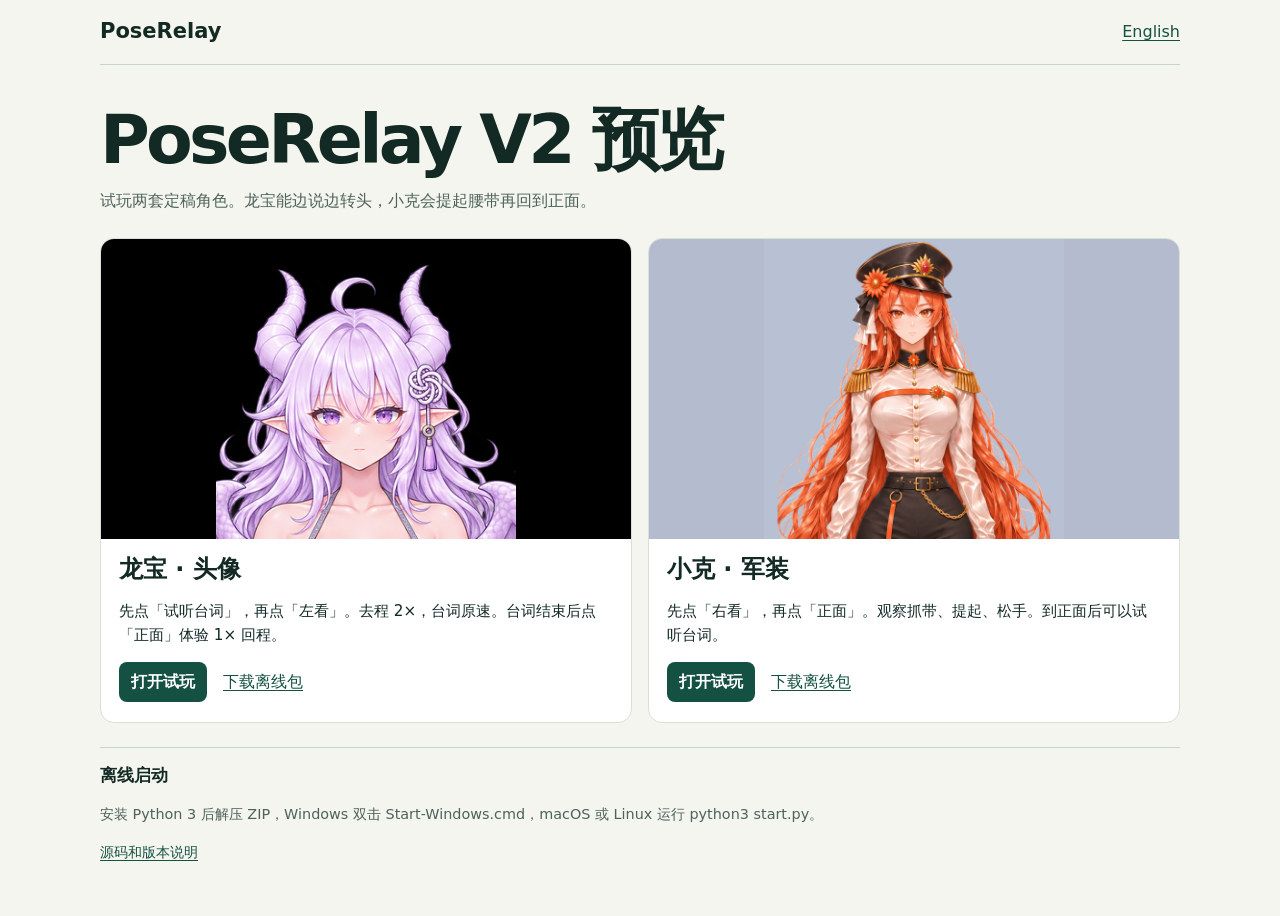
<file: index.html>
<!doctype html>
<html lang="zh-CN">
<meta charset="utf-8">
<meta name="viewport" content="width=device-width, initial-scale=1">
<meta http-equiv="refresh" content="0; url=preview-v2/">
<title>PoseRelay V2</title>
<p><a href="preview-v2/">V2 预览</a> · <a href="preview-v2/en.html" lang="en">V2 Preview in English</a></p>
</html>
</file>
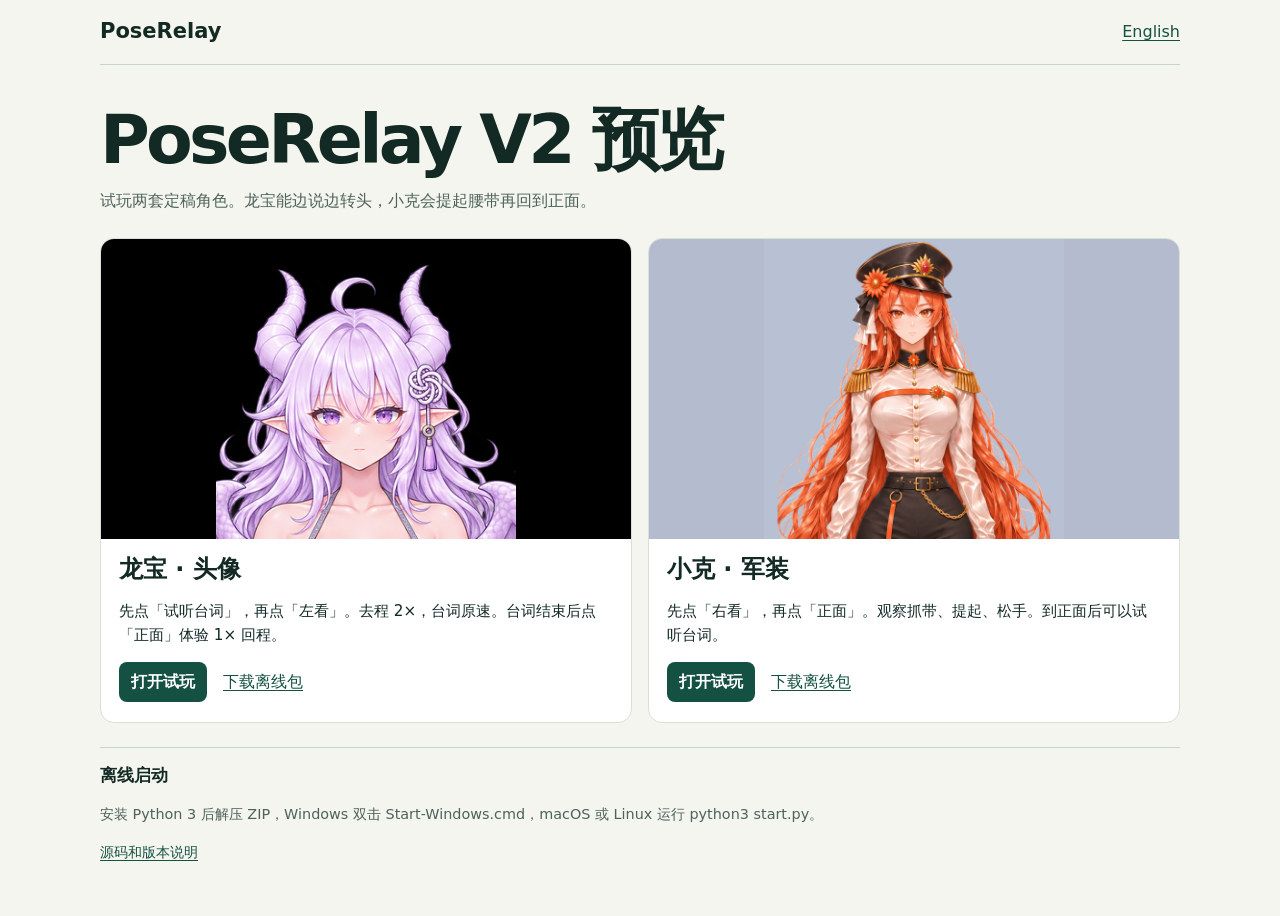
<file: preview-v2/index.html>
<!doctype html>
<html lang="zh-CN"><meta charset="utf-8"><meta name="viewport" content="width=device-width,initial-scale=1">
<title>PoseRelay V2 预览</title><style>*{box-sizing:border-box}body{margin:0;color:#132924;background:#f4f5ef;font:16px/1.6 "DM Sans","Microsoft YaHei",system-ui,sans-serif}main,header{width:min(1080px,calc(100% - 32px));margin:auto}header{height:65px;display:flex;align-items:center;justify-content:space-between;border-bottom:1px solid #c7d4cb}header strong{font-size:21px}a{color:#155142;text-underline-offset:3px}main{padding:39px 0 52px}h1{margin:0 0 6px;font-size:clamp(2.3rem,6vw,4.25rem);letter-spacing:-.055em;line-height:1.06}main>p{max-width:670px;margin:12px 0 24px;color:#4d6258}.grid{display:grid;grid-template-columns:1fr 1fr;gap:16px}article{background:#fff;border:1px solid #d8e0d7;border-radius:14px;overflow:hidden}article img{display:block;width:100%;height:300px;object-fit:contain;background:#000}article:nth-child(2) img{background:#b4bbce}.details{padding:16px 18px 20px}.details h2{line-height:1.2;margin:0}.details p{font-size:.95rem;min-height:3rem}.actions{display:flex;flex-wrap:wrap;align-items:center;gap:9px 16px}.primary{display:inline-block;text-decoration:none;background:#155142;color:#fff;border-radius:8px;padding:7px 12px;font-weight:650}.offline{margin-top:24px;border-top:1px solid #c7d4cb;padding-top:14px;color:#4d6258;font-size:.9rem}.offline h2{font-size:1.05rem;color:#132924;margin:0}@media(max-width:600px){.grid{grid-template-columns:1fr}main{padding-top:26px}article img{height:234px}.details p{min-height:0}.details{padding:13px 15px}}</style>
<header><strong>PoseRelay</strong><a href="./en.html">English</a></header>
<main><h1>PoseRelay V2 预览</h1><p>试玩两套定稿角色。龙宝能边说边转头，小克会提起腰带再回到正面。</p><section class="grid"><article><img src="./dragon/assets/poses/3571e9464e1444192c4a8927c004340c678ecac3fc53c468c3a4c7c0b31e7589.png" alt="龙宝 · 头像"><div class="details"><h2>龙宝 · 头像</h2><p>先点「试听台词」，再点「左看」。去程 2×，台词原速。台词结束后点「正面」体验 1× 回程。</p><div class="actions"><a class="primary" href="./dragon/">打开试玩</a><a href="https://github.com/li1fang/PoseRelay/releases/download/v0.2.0-preview.1/PoseRelay-Dragon-Avatar.zip">下载离线包</a></div></div></article><article><img src="./claude/assets/poses/cdc80b7404faef0094ec2bb05f21dc1cf81a012f1025f8c40d8099a94f99d94e.png" alt="小克 · 军装"><div class="details"><h2>小克 · 军装</h2><p>先点「右看」，再点「正面」。观察抓带、提起、松手。到正面后可以试听台词。</p><div class="actions"><a class="primary" href="./claude/">打开试玩</a><a href="https://github.com/li1fang/PoseRelay/releases/download/v0.2.0-preview.1/PoseRelay-Claude-Uniform.zip">下载离线包</a></div></div></article></section>
<section class="offline"><h2>离线启动</h2><p>安装 Python 3 后解压 ZIP，Windows 双击 Start-Windows.cmd，macOS 或 Linux 运行 python3 start.py。</p><a href="https://github.com/li1fang/PoseRelay/releases/tag/v0.2.0-preview.1">源码和版本说明</a></section>
</main></html>
</file>
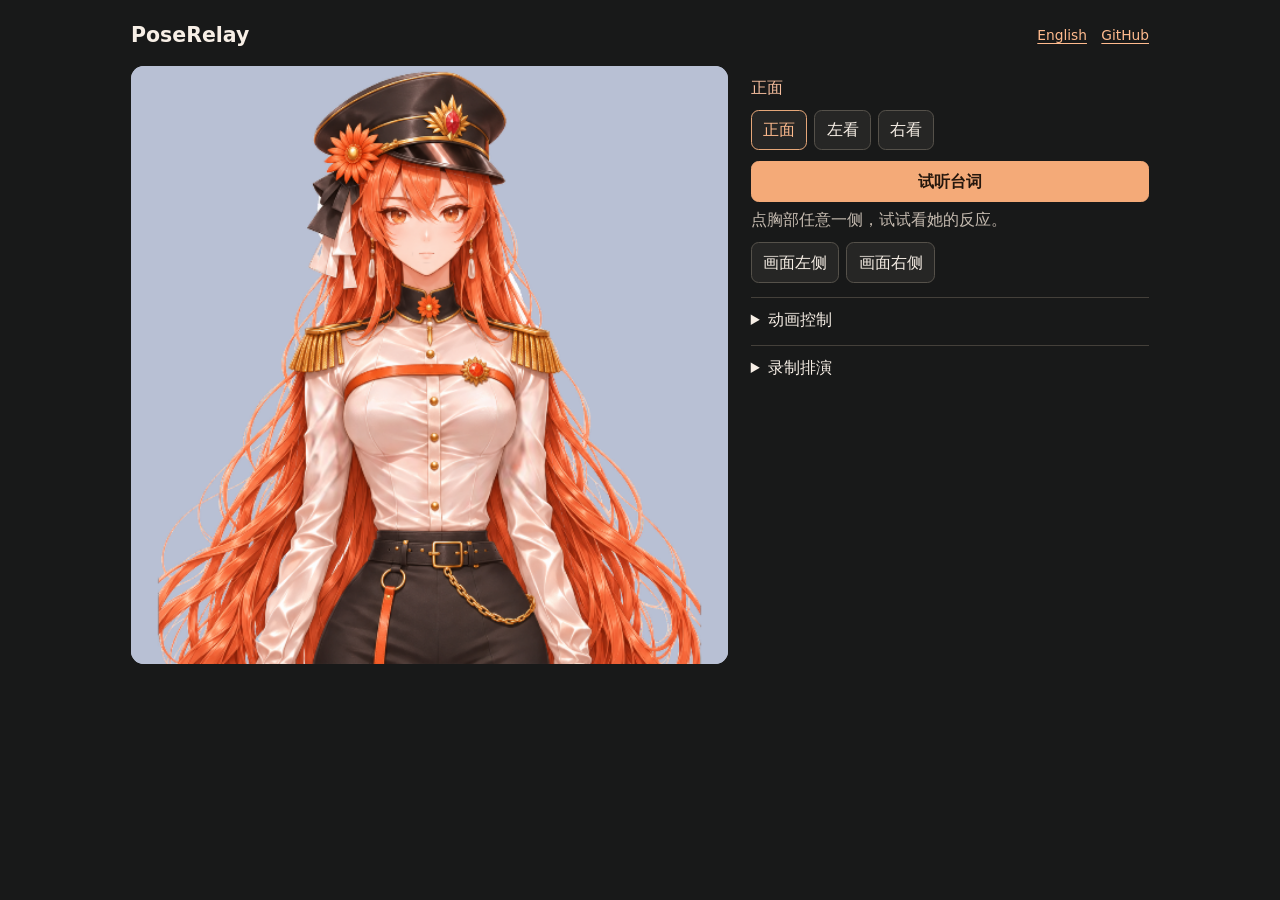
<file: examples/claude/index.html>
<!doctype html>
<html lang="zh-CN">
<meta charset="utf-8">
<meta name="viewport" content="width=device-width, initial-scale=1">
<meta name="color-scheme" content="dark">
<title>PoseRelay</title>
<style>
  :root { color-scheme: dark; font: 16px/1.45 system-ui, sans-serif; background: #181919; color: #f7efe6; }
  * { box-sizing: border-box; }
  body { margin: 0; }
  main { max-width: 1050px; margin: auto; padding: 1.3rem 1rem 2rem; }
  header { display: flex; justify-content: space-between; align-items: center; margin-bottom: 1rem; }
  h1 { margin: 0; font-size: 1.28rem; font-weight: 650; }
  a { color: #ffbb8e; text-underline-offset: .2em; }
  .links { display: flex; gap: .9rem; font-size: .86rem; }
  .layout { display: grid; grid-template-columns: minmax(0, 3fr) minmax(0, 2fr); gap: 1.4rem; align-items: start; }
  .panel { min-width: 0; }
  canvas { display: block; width: 100%; height: auto; background: #b8c0d4; border-radius: .8rem; }
  nav, .controls { display: flex; align-items: center; flex-wrap: wrap; gap: .45rem; margin: .65rem 0; }
  button, input, select { font: inherit; }
  button, select { min-height: 2.55rem; padding: .35rem .7rem; border-radius: .48rem; border: 1px solid #55514a; background: #262625; color: inherit; }
  button:not(:disabled), summary { cursor: pointer; }
  button:disabled, input:disabled, select:disabled { opacity: .55; }
  button[aria-pressed="true"] { border-color: #e6a779; color: #ffbb8e; }
  #voice { width: 100%; background: #f4aa78; color: #25170d; border-color: #f4aa78; font-weight: 700; }
  #cancel[hidden] { display: none; }
  :focus-visible { outline: 2px solid #ffbb8e; outline-offset: 3px; }
  #status { display: block; color: #f5be9e; margin: .6rem 0 .2rem; min-height: 1.45em; }
  p { color: #c5bbb0; margin: .4rem 0 .7rem; }
  details { border-top: 1px solid #44403a; margin-top: .85rem; padding-top: .65rem; }
  label { font-size: .9rem; }
  .timing { width: 5rem; }
  .files { display: grid; gap: .55rem; }
  .files label { display: grid; gap: .2rem; }
  input[type=file] { max-width: 100%; }
  #record-status { color: #f5be9e; display: block; }
  @media (max-width: 680px) {
    main { padding: .7rem .75rem 1.4rem; }
    header { margin-bottom: .6rem; }
    .layout { grid-template-columns: minmax(0, 1fr); gap: .15rem; }
  }
</style>
<main>
  <header>
    <h1>PoseRelay</h1>
    <div class="links"><a id="language" href="?lang=en">English</a><a href="https://github.com/li1fang/PoseRelay">GitHub</a></div>
  </header>
  <div class="layout">
    <canvas id="figure" width="512" height="512" aria-label="小克三姿态" aria-describedby="touch-help"></canvas>
    <div class="panel">
      <output id="status" aria-live="polite" data-en="Loading">载入中</output>
      <nav aria-label="姿态">
        <button data-pose="D" data-en="Front" disabled>正面</button>
        <button data-pose="A" data-en="Look left" disabled>左看</button>
        <button data-pose="B" data-en="Look right" disabled>右看</button>
        <button id="cancel" data-en="Cancel turn" disabled hidden>取消转场</button>
      </nav>
      <button id="voice" data-en="Play a line" disabled>试听台词</button>
      <p id="touch-help" data-en="Tap either side of the chest to try a reaction.">点胸部任意一侧，试试看她的反应。</p>
      <div class="controls">
        <button data-hit="right" data-en="Screen left" disabled>画面左侧</button>
        <button data-hit="left" data-en="Screen right" disabled>画面右侧</button>
      </div>
      <details>
        <summary data-en="Animation controls">动画控制</summary>
        <div class="controls">
          <button id="blink" data-en="Blink" disabled>眨眼</button>
          <label><span data-en="Breathing">呼吸</span> <select id="breath" disabled><option value="auto" data-en="Auto">自动</option><option value="low" data-en="Low">低</option><option value="medium" data-en="Medium">中</option><option value="high" data-en="High">高</option></select></label>
          <label><span data-en="Impact">受击</span> <select id="impact" disabled><option value="low" data-en="Light">轻</option><option value="medium" data-en="Medium">中</option><option value="high" data-en="Heavy">重</option></select></label>
          <button id="hit" data-en="Trigger impact" disabled>触发受击</button>
        </div>
        <div class="controls">
          <label><span data-en="Blink duration (ms)">眨眼时长（毫秒）</span> <input class="timing" id="duration" type="number" min="100" max="700" step="10" value="260" disabled></label>
          <label><span data-en="Blink interval (ms)">眨眼间隔（毫秒）</span> <input class="timing" id="interval" type="number" min="500" max="12000" step="100" value="4100" disabled></label>
          <button id="blink-auto" data-en="Reset auto blink" disabled>恢复自动眨眼</button>
        </div>
      </details>
      <details>
        <summary data-en="Record a rehearsal">录制排演</summary>
        <p data-en="Load three WAV files for front, right and front again. The turn clips play between the lines.">依次选择正面、右看、回正三段 WAV。播放器在台词之间插入转场。</p>
        <div class="files">
          <label><span data-en="Opening · front">开场 · 正面</span><input type="file" name="line" accept=".wav,audio/wav" disabled></label>
          <label><span data-en="Middle · look right">中段 · 右看</span><input type="file" name="line" accept=".wav,audio/wav" disabled></label>
          <label><span data-en="Closing · front">收尾 · 正面</span><input type="file" name="line" accept=".wav,audio/wav" disabled></label>
        </div>
        <div class="controls">
          <button id="rehearse" data-en="Rehearse" disabled>排演</button>
          <button id="record" data-en="Record and download" disabled>录制并下载</button>
          <a id="download" data-en="Download again" hidden>重新下载</a>
        </div>
        <output id="record-status" aria-live="polite"></output>
      </details>
    </div>
  </div>
</main>
<script type="module" src="stage.mjs"></script>
</html>
</file>
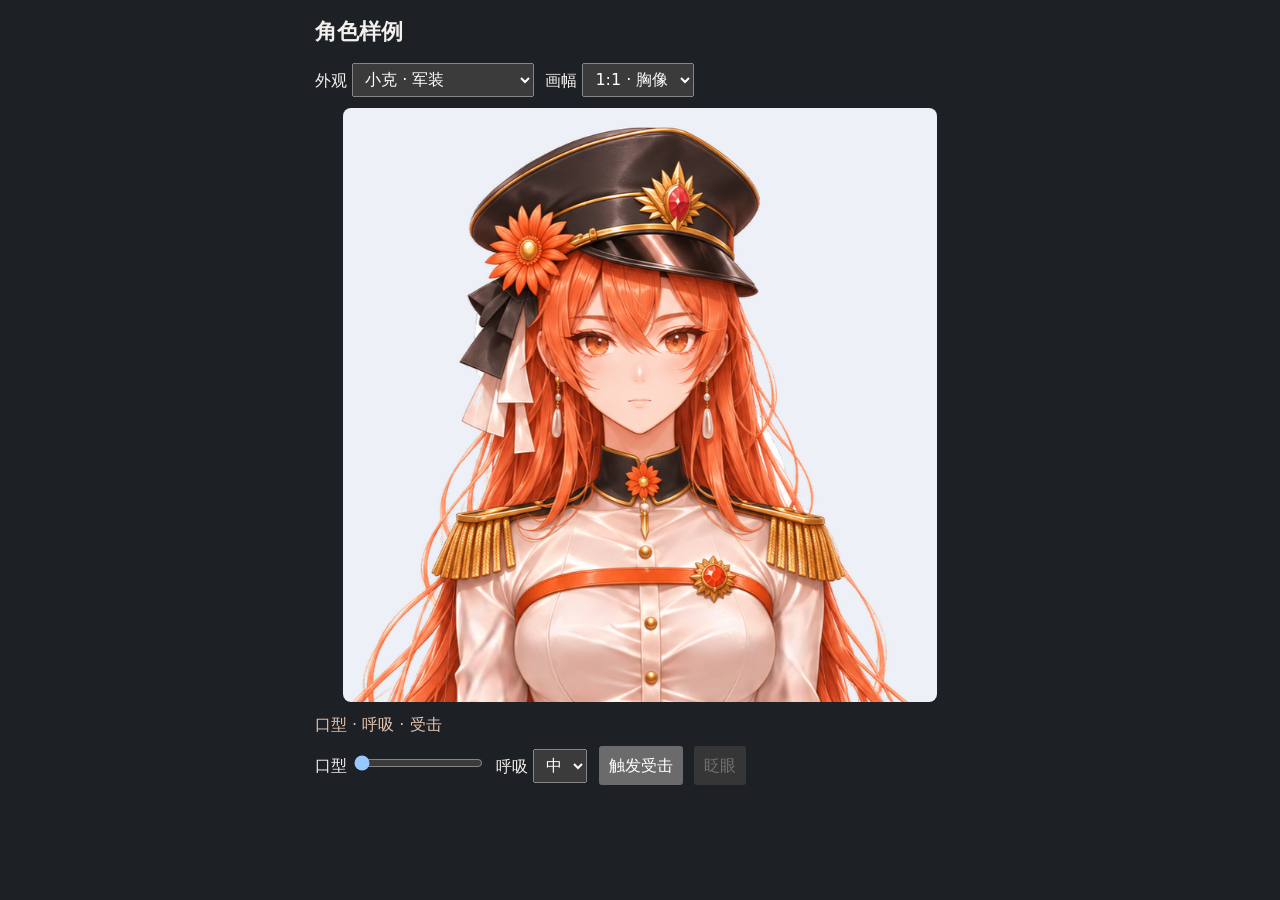
<file: examples/portraits/index.html>
<!doctype html>
<html lang="zh-CN">
<meta charset="utf-8">
<meta name="viewport" content="width=device-width, initial-scale=1">
<title>称重食堂 v1 · 角色样例</title>
<style>
  :root { color-scheme: dark; font: 16px/1.5 system-ui,sans-serif; background: #1d2025; color: #f4f1ed; }
  main { width: min(94vw, 650px); margin: 1rem auto 2rem; }
  h1 { font-size: 1.35rem; }
  #portrait { margin: .7rem 0; min-height: 4rem; display: grid; justify-items: center; }
  canvas { display: block; max-width: 100%; max-height: 66dvh; width: auto; height: auto; border-radius: .5rem; }
  .controls { display: flex; align-items: center; flex-wrap: wrap; gap: .7rem; margin-block: .55rem; }
  button, select, input { font: inherit; }
  button, select { padding: .35rem .5rem; }
  #status { color: #e6c4ae; }
</style>
<main>
  <h1>角色样例</h1>
  <div class="controls">
    <label>外观 <select id="look"></select></label>
    <label>画幅 <select id="aspect"></select></label>
  </div>
  <div id="portrait" aria-label="角色预览"></div>
  <output id="status" aria-live="polite">载入中</output>
  <div class="controls">
    <label>口型 <input id="mouth" type="range" min="0" max="12" value="0"></label>
    <label>呼吸 <select id="breath"><option value="low">低</option><option value="medium" selected>中</option><option value="high">高</option></select></label>
    <button id="hit">触发受击</button>
    <button id="blink">眨眼</button>
  </div>
</main>
<script type="module" src="gallery.mjs"></script>
</html>
</file>
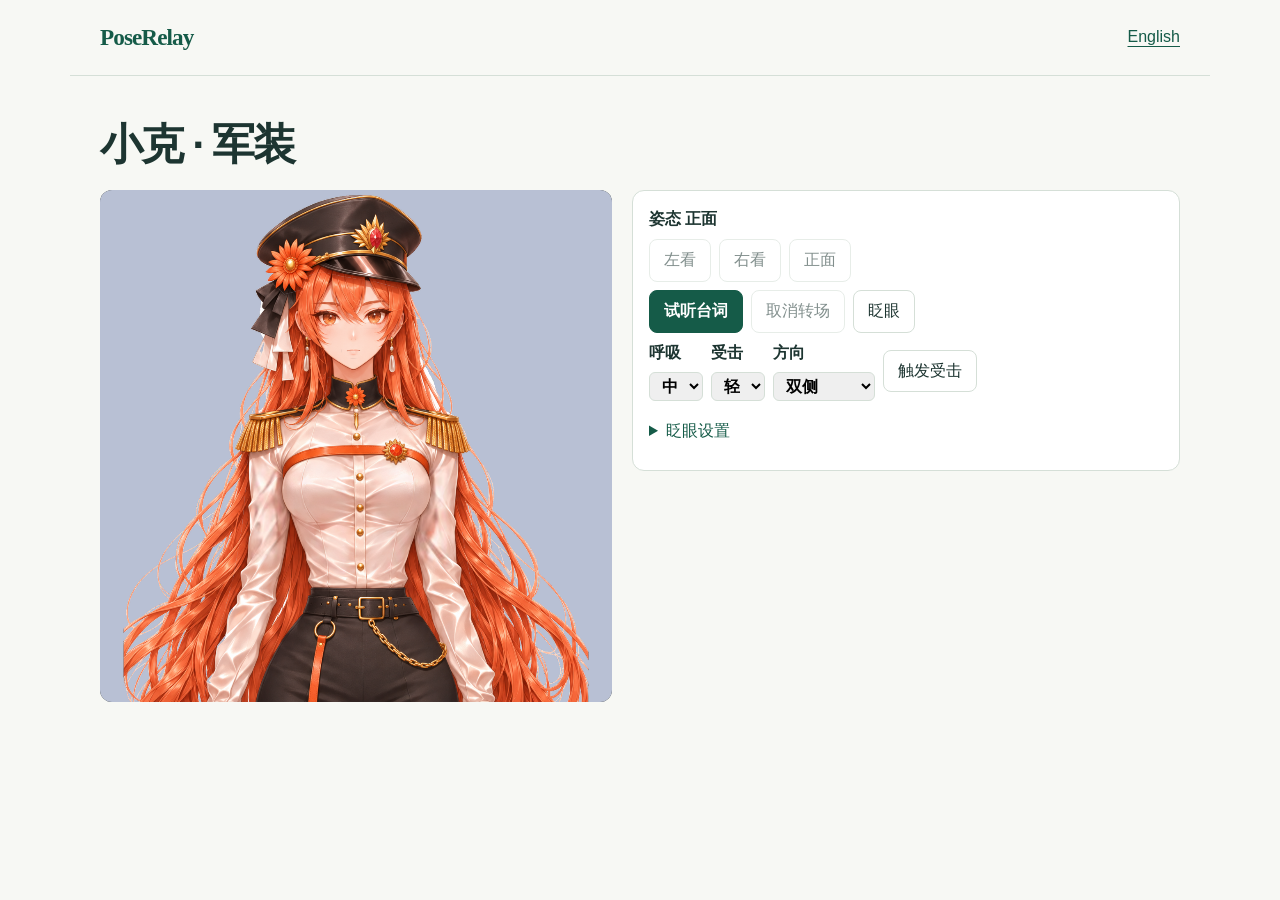
<file: preview-v2/claude/index.html>
<!doctype html>
<html lang="zh-CN" data-standalone>
<meta charset="utf-8">
<meta name="viewport" content="width=device-width, initial-scale=1">
<title>PoseRelay · 项目实播</title>
<link rel="stylesheet" href="./style.css">
<header><a class="brand" href="./">PoseRelay</a><a href="./en.html" lang="en">English</a></header>
<main class="project-player">
  <section aria-labelledby="player-title">
    <h1 id="player-title">项目实播</h1>
    <div class="player-workspace">
      <canvas id="figure" width="512" height="512" aria-label="角色实播"></canvas>
      <div class="player-controls">
        <output id="status" aria-live="polite">正在载入角色</output>
        <p id="pending"></p>
        <nav id="poses" aria-label="选择姿态"></nav>
        <div class="actions">
          <button id="voice" class="primary" disabled>试听台词</button>
          <button id="cancel" disabled>取消转场</button>
          <button id="blink" disabled>眨眼</button>
        </div>
        <p id="speech-hint" class="hint"></p>
        <div class="actions">
          <label>呼吸 <select id="breath" disabled><option value="low">低</option><option value="medium" selected>中</option><option value="high">高</option></select></label>
          <label>受击 <select id="impact" disabled><option value="low">轻</option><option value="medium">中</option><option value="high">重</option></select></label>
          <label>方向 <select id="impact-side" disabled><option value="both">双侧</option><option value="left">角色左侧</option><option value="right">角色右侧</option></select></label>
          <button id="hit" disabled>触发受击</button>
        </div>
        <details>
          <summary>眨眼设置</summary>
          <div class="fields">
            <label>时长（毫秒）<input id="duration" type="number" min="100" max="700" step="10" value="260" disabled></label>
            <label>间隔（毫秒）<input id="interval" type="number" min="500" max="12000" step="100" value="4100" disabled></label>
          </div>
        </details>
      </div>
    </div>
  </section>
</main>
<script src="./sha256.js"></script>
<script src="./lan-digest.js"></script>
<script type="module" src="./project-stage.mjs"></script>
</html>
</file>
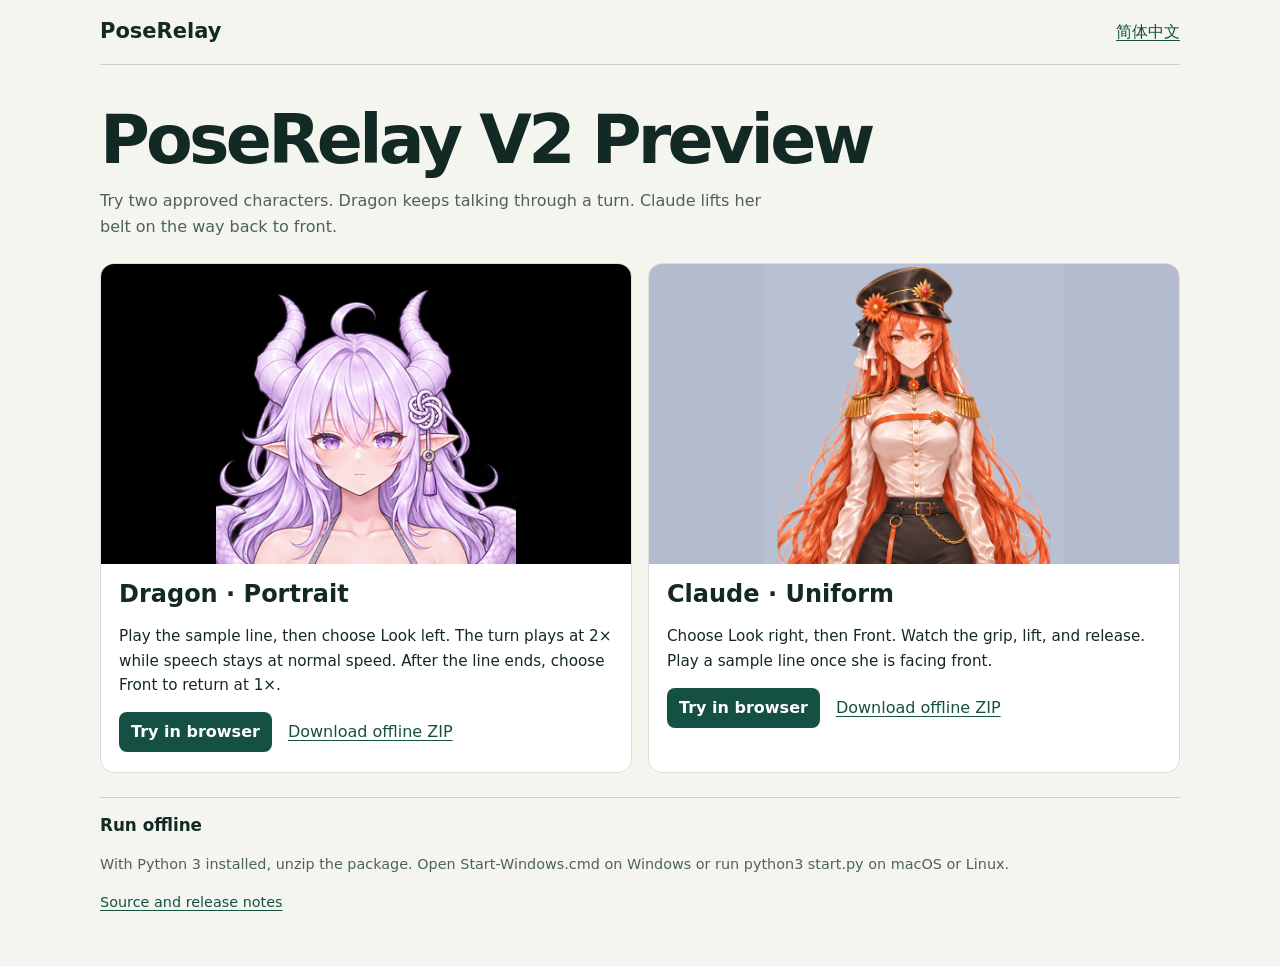
<file: preview-v2/en.html>
<!doctype html>
<html lang="en"><meta charset="utf-8"><meta name="viewport" content="width=device-width,initial-scale=1">
<title>PoseRelay V2 Preview</title><style>*{box-sizing:border-box}body{margin:0;color:#132924;background:#f4f5ef;font:16px/1.6 "DM Sans","Microsoft YaHei",system-ui,sans-serif}main,header{width:min(1080px,calc(100% - 32px));margin:auto}header{height:65px;display:flex;align-items:center;justify-content:space-between;border-bottom:1px solid #c7d4cb}header strong{font-size:21px}a{color:#155142;text-underline-offset:3px}main{padding:39px 0 52px}h1{margin:0 0 6px;font-size:clamp(2.3rem,6vw,4.25rem);letter-spacing:-.055em;line-height:1.06}main>p{max-width:670px;margin:12px 0 24px;color:#4d6258}.grid{display:grid;grid-template-columns:1fr 1fr;gap:16px}article{background:#fff;border:1px solid #d8e0d7;border-radius:14px;overflow:hidden}article img{display:block;width:100%;height:300px;object-fit:contain;background:#000}article:nth-child(2) img{background:#b4bbce}.details{padding:16px 18px 20px}.details h2{line-height:1.2;margin:0}.details p{font-size:.95rem;min-height:3rem}.actions{display:flex;flex-wrap:wrap;align-items:center;gap:9px 16px}.primary{display:inline-block;text-decoration:none;background:#155142;color:#fff;border-radius:8px;padding:7px 12px;font-weight:650}.offline{margin-top:24px;border-top:1px solid #c7d4cb;padding-top:14px;color:#4d6258;font-size:.9rem}.offline h2{font-size:1.05rem;color:#132924;margin:0}@media(max-width:600px){.grid{grid-template-columns:1fr}main{padding-top:26px}article img{height:234px}.details p{min-height:0}.details{padding:13px 15px}}</style>
<header><strong>PoseRelay</strong><a href="./">简体中文</a></header>
<main><h1>PoseRelay V2 Preview</h1><p>Try two approved characters. Dragon keeps talking through a turn. Claude lifts her belt on the way back to front.</p><section class="grid"><article><img src="./dragon/assets/poses/3571e9464e1444192c4a8927c004340c678ecac3fc53c468c3a4c7c0b31e7589.png" alt="Dragon · Portrait"><div class="details"><h2>Dragon · Portrait</h2><p>Play the sample line, then choose Look left. The turn plays at 2× while speech stays at normal speed. After the line ends, choose Front to return at 1×.</p><div class="actions"><a class="primary" href="./dragon/en.html">Try in browser</a><a href="https://github.com/li1fang/PoseRelay/releases/download/v0.2.0-preview.1/PoseRelay-Dragon-Avatar.zip">Download offline ZIP</a></div></div></article><article><img src="./claude/assets/poses/cdc80b7404faef0094ec2bb05f21dc1cf81a012f1025f8c40d8099a94f99d94e.png" alt="Claude · Uniform"><div class="details"><h2>Claude · Uniform</h2><p>Choose Look right, then Front. Watch the grip, lift, and release. Play a sample line once she is facing front.</p><div class="actions"><a class="primary" href="./claude/en.html">Try in browser</a><a href="https://github.com/li1fang/PoseRelay/releases/download/v0.2.0-preview.1/PoseRelay-Claude-Uniform.zip">Download offline ZIP</a></div></div></article></section>
<section class="offline"><h2>Run offline</h2><p>With Python 3 installed, unzip the package. Open Start-Windows.cmd on Windows or run python3 start.py on macOS or Linux.</p><a href="https://github.com/li1fang/PoseRelay/releases/tag/v0.2.0-preview.1">Source and release notes</a></section>
</main></html>
</file>
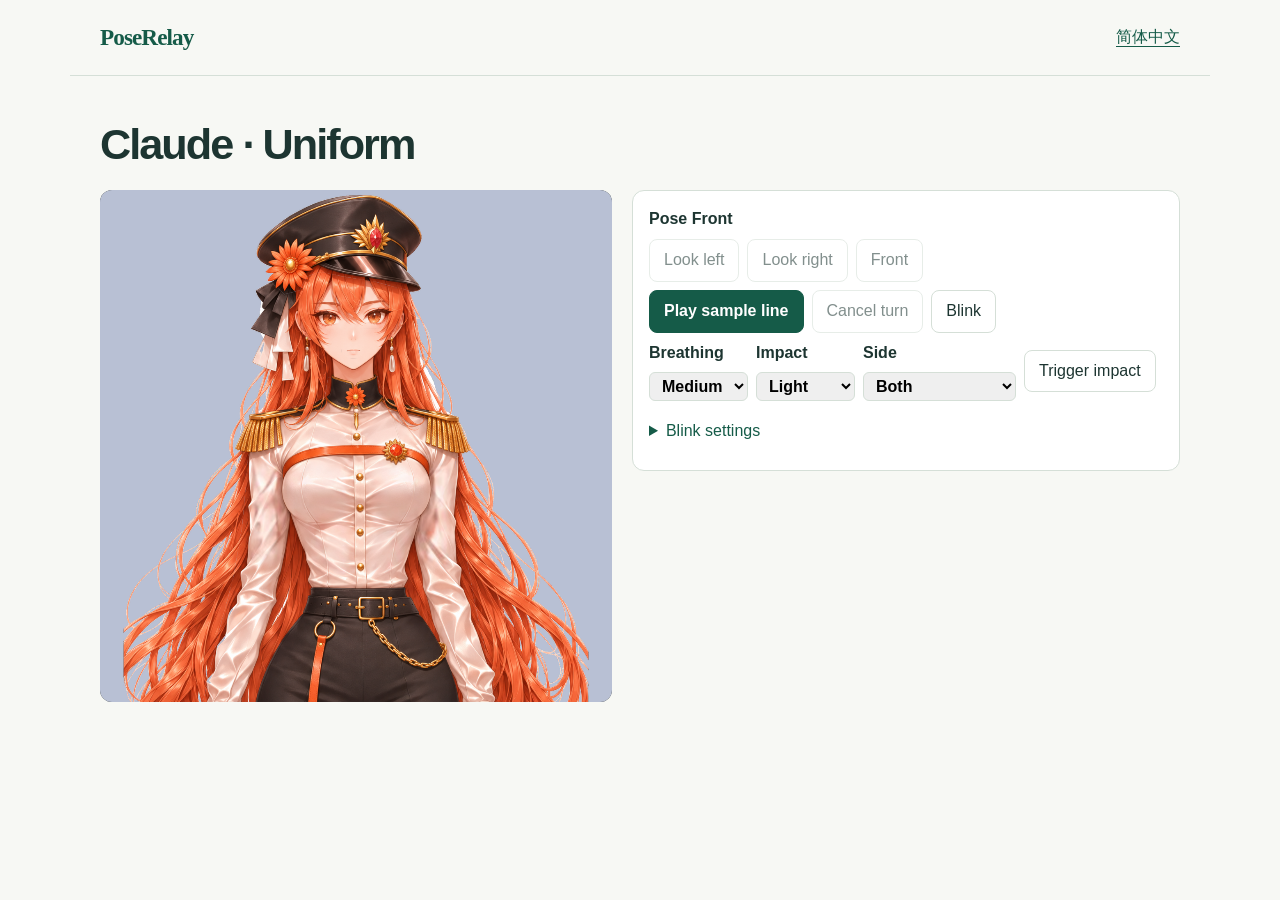
<file: preview-v2/claude/en.html>
<!doctype html>
<html lang="en" data-standalone>
<meta charset="utf-8">
<meta name="viewport" content="width=device-width, initial-scale=1">
<title>PoseRelay · Character player</title>
<link rel="stylesheet" href="./style.css">
<header><a class="brand" href="./">PoseRelay</a><a href="./" lang="zh-CN">简体中文</a></header>
<main class="project-player">
  <section aria-labelledby="player-title">
    <h1 id="player-title">Character player</h1>
    <div class="player-workspace">
      <canvas id="figure" width="512" height="512" aria-label="Character preview"></canvas>
      <div class="player-controls">
        <output id="status" aria-live="polite">Loading character</output>
        <p id="pending"></p>
        <nav id="poses" aria-label="Choose a pose"></nav>
        <div class="actions">
          <button id="voice" class="primary" disabled>Play sample line</button>
          <button id="cancel" disabled>Cancel turn</button>
          <button id="blink" disabled>Blink</button>
        </div>
        <p id="speech-hint" class="hint"></p>
        <div class="actions">
          <label>Breathing <select id="breath" disabled><option value="low">Low</option><option value="medium" selected>Medium</option><option value="high">High</option></select></label>
          <label>Impact <select id="impact" disabled><option value="low">Light</option><option value="medium">Medium</option><option value="high">Heavy</option></select></label>
          <label>Side <select id="impact-side" disabled><option value="both">Both</option><option value="left">Character left</option><option value="right">Character right</option></select></label>
          <button id="hit" disabled>Trigger impact</button>
        </div>
        <details>
          <summary>Blink settings</summary>
          <div class="fields">
            <label>Duration (ms)<input id="duration" type="number" min="100" max="700" step="10" value="260" disabled></label>
            <label>Interval (ms)<input id="interval" type="number" min="500" max="12000" step="100" value="4100" disabled></label>
          </div>
        </details>
      </div>
    </div>
  </section>
</main>
<script src="./sha256.js"></script>
<script src="./lan-digest.js"></script>
<script type="module" src="./project-stage.mjs"></script>
</html>
</file>
<file: preview-v2/claude/style.css>
:root{color-scheme:light;--ink:#1d3531;--green:#155b48;--line:#d5dfd7;--muted:#526761;--paper:#f7f8f4;font:16px/1.55 "DM Sans","Microsoft YaHei",sans-serif;color:var(--ink);background:var(--paper)}
*{box-sizing:border-box}body{margin:0}header,main{max-width:1140px;margin:auto;padding:0 30px}header,.heading,nav,.actions{display:flex;align-items:center;justify-content:space-between;gap:16px}header{height:76px;border-bottom:1px solid var(--line)}nav,.actions{flex-wrap:wrap}.brand{font:700 1.45rem Georgia,serif;letter-spacing:-.04em}a{color:var(--green);text-underline-offset:4px}.brand,nav a,.sample{text-decoration:none}h1{font-size:clamp(2rem,4vw,3.6rem);letter-spacing:-.045em;line-height:1.15;margin:10px 0 20px}h2{font-size:1.4rem;margin:14px 0}h3{font-size:1rem;margin:20px 0 8px}main{padding-bottom:60px}main>section{padding-top:34px}.hero{display:grid;grid-template-columns:1.2fr 1fr;gap:34px;align-items:center;padding-bottom:28px}.hero p{max-width:37ch;margin-bottom:28px}.sample{display:grid;background:#e6e8ef;border-radius:16px;overflow:hidden}.sample img{display:block;width:100%;height:270px;object-fit:contain}.sample strong{display:flex;justify-content:space-between;flex-wrap:wrap;align-items:center;background:#fff;padding:14px 18px}.sample span,small,#count,#look,.hint{color:var(--muted);font-size:.9rem}.heading h1,.heading h2{margin:4px 0}.heading{flex-wrap:wrap}#look{margin:0}
button,.primary,.list a{font:inherit;cursor:pointer;border:1px solid var(--line);border-radius:8px;background:#fff;color:var(--ink);padding:8px 14px;text-decoration:none}.primary{display:inline-block;background:var(--green);color:white;border-color:var(--green);font-weight:650}.list{display:flex;gap:10px;flex-wrap:wrap}button:disabled{opacity:.55;cursor:wait}button:focus-visible,a:focus-visible,input:focus-visible,textarea:focus-visible{outline:3px solid #478bdf;outline-offset:2px}#new{max-width:720px}form{display:grid;gap:15px}label{display:grid;gap:6px;font-weight:600}input,textarea{font:inherit;width:100%;min-width:0;padding:10px 12px;border:1px solid var(--line);border-radius:8px;background:white;color:var(--ink)}textarea{min-height:76px}.fields{display:grid;grid-template-columns:1fr 1fr;gap:16px}.actions{justify-content:flex-start}.thumbs{display:flex;gap:10px}.thumbs img{max-height:105px;max-width:30%;object-fit:contain}
.steps{display:flex;gap:16px;padding:12px 0;list-style:none;border-block:1px solid var(--line);color:var(--muted);margin:22px 0}.steps li:first-child{font-weight:bold;color:var(--green)}.workspace{display:grid;grid-template-columns:minmax(150px,205px) minmax(0,1fr);gap:30px}#refs{display:flex;flex-wrap:wrap;gap:8px}#refs a{width:calc(50% - 5px)}#refs a:first-child{width:100%}#refs img{display:block;width:100%;height:100px;object-fit:contain;background:#fff;border-radius:8px}#refs a:first-child img{height:165px}#features{white-space:pre-wrap;font-size:.9rem}.gallery{display:grid;grid-template-columns:repeat(3,minmax(0,1fr));gap:10px}.tile{padding:0 0 8px;overflow:hidden;text-align:left;width:100%}.tile img,.placeholder{width:100%;height:clamp(100px,16vw,185px);display:grid;place-items:center;background:#ebeee9;object-fit:contain;color:var(--muted)}.tile b,.tile small{display:block;margin:5px 9px 0}.tile[aria-pressed=true]{border:2px solid var(--green)}#detail{margin-top:20px;border-top:1px solid var(--line)}#candidates{display:flex;flex-wrap:wrap;gap:12px}.candidate{max-width:210px;display:grid;align-content:start;gap:5px}.candidate img{height:150px;max-width:100%;object-fit:contain;background:white}summary{cursor:pointer;color:var(--green);padding:10px 0}pre{white-space:pre-wrap;overflow-wrap:anywhere;font:inherit;background:white;padding:12px}#error{background:#ffe7df;color:#7b3222;padding:10px;border-radius:8px}[hidden]{display:none!important}small{overflow-wrap:anywhere}
@media(max-width:720px){header,main{padding-inline:16px}header{height:60px}nav{gap:10px}.hero{grid-template-columns:1fr;gap:18px}.sample img{height:190px}.workspace{grid-template-columns:1fr;gap:4px}.workspace aside{border-bottom:1px solid var(--line)}#refs a,#refs a:first-child{width:70px}#refs img,#refs a:first-child img{height:72px}.fields{grid-template-columns:1fr}.steps{gap:12px;font-size:.9rem}.gallery{gap:5px}.tile b,.tile small{margin-inline:5px}.actions{align-items:flex-start}}
.sample img{background:#000}#stalled{display:flex;align-items:center;gap:8px;flex-wrap:wrap;background:#fbefe0;color:#69491d;border-radius:8px;padding:10px 12px}#stalled button{font-size:.9rem;padding:4px 8px}
.sample-play{display:inline-block;margin-top:8px}
#examples{display:grid;grid-template-columns:repeat(2,minmax(0,1fr));gap:16px}.hero{grid-template-columns:minmax(240px,.8fr) minmax(0,1.4fr)}#examples .sample img{height:clamp(170px,22vw,270px)}#examples .sample strong{display:grid;gap:2px}#examples .sample span{font-weight:400}
@media(max-width:720px){.hero{grid-template-columns:1fr}#examples{gap:10px}#examples .sample strong{padding:10px}#examples .sample img{height:170px}}
.sample-actions{display:flex;flex-wrap:wrap;gap:4px 16px;margin-top:8px}.sample-actions .sample-play{margin:0}
.fork-card{display:grid;grid-template-columns:minmax(200px,300px) minmax(0,480px);gap:clamp(24px,5vw,64px);align-items:center;margin:3vw auto;max-width:880px}
.fork-card>img{width:100%;max-height:55vh;object-fit:contain;background:#171d22;border-radius:14px}
.fork-card p,#pose-count,#pose-group,#prep-look,#lock-count{color:var(--muted)}
.fork-card form{margin-top:24px}.fork-card button{justify-self:start}
#prep h1{font-size:clamp(1.65rem,4vw,2.8rem);overflow-wrap:anywhere}
#prep-look,#pose-group{margin:0}.prep-steps li:first-child{color:inherit;font-weight:inherit}.prep-steps li[aria-current]{color:var(--green);font-weight:700}
.pose-workspace{display:grid;grid-template-columns:minmax(170px,1fr) minmax(260px,2.45fr) minmax(200px,1.12fr);gap:20px;align-items:start;margin:10px 0 18px}
#pose-list{display:block;max-height:520px;overflow-y:auto;scrollbar-width:thin}
#pose-list h3{font-size:.88rem;margin:8px 0 4px}#pose-list section>div{display:grid;grid-template-columns:repeat(3,minmax(0,1fr));gap:4px}
#pose-list button{padding:2px 2px 4px;font:inherit;font-size:.78rem;line-height:1.25;overflow:hidden}
#pose-list button img{width:100%;height:54px;object-fit:contain;display:block;margin-bottom:3px;background:#edf0ee;border-radius:4px}
#pose-list button[aria-pressed=true]{border-color:var(--green);outline:1px solid var(--green);outline-offset:-2px;background:#e8f1ec}
#pose-list button.omitted:not([aria-pressed=true]){color:#67716d;background:transparent;border-style:dashed}
.pose-preview{position:relative;background:#e5e9e5;overflow:hidden;border-radius:12px}
.pose-preview img{display:block;width:100%;height:clamp(280px,47vw,510px);object-fit:contain}
.pose-preview a{position:absolute;right:10px;bottom:10px;background:#fff;padding:4px 9px;border-radius:5px;font-size:.85rem}
.pose-settings{padding:14px 16px 8px;background:#fff;border:1px solid var(--line);border-radius:12px}
.pose-settings h2{margin:2px 0 14px}.pose-settings input{width:17px;height:17px;margin:0;accent-color:var(--green)}
.pose-settings label{display:inline-flex;align-items:center;gap:6px;font-weight:400;padding:4px 6px 4px 0}
.pose-settings fieldset{border:0;border-top:1px solid var(--line);margin:12px 0 5px;padding:6px 0}
.pose-settings legend{font-size:.85rem;color:var(--muted);padding-right:8px}.pose-settings fieldset:disabled{opacity:.5}
.pose-actions{display:flex;align-items:center;justify-content:flex-end;gap:10px;flex-wrap:wrap;border-top:1px solid var(--line);padding-top:14px}
#save-state{margin-right:auto;color:var(--muted);font-size:.9rem}
#locked-list{display:grid;grid-template-columns:repeat(auto-fill,minmax(min(100%,180px),1fr));gap:14px}
#locked-list article{overflow:hidden;background:#fff;border:1px solid var(--line);border-radius:9px}
#locked-list img{width:100%;height:160px;object-fit:contain;background:#e5e9e5;display:block}
#locked-list h3,#locked-list p{margin:10px;font-size:.95rem}#locked-list p{font-size:.84rem;color:var(--muted)}
@media(max-width:760px){
  .fork-card{grid-template-columns:1fr;gap:12px;margin:0}.fork-card>img{max-height:190px}
  .pose-workspace{grid-template-columns:1fr;gap:12px}#pose-list{display:flex;align-items:flex-start;justify-content:flex-start;flex-wrap:nowrap;gap:10px;overflow-x:auto;padding:4px 2px}
  #pose-list section{flex:none}#pose-list section>div{display:flex}#pose-list button{width:64px}#pose-list button img{height:44px}
  .pose-preview img{height:clamp(185px,64vw,330px)}.pose-settings h2{margin:0 0 4px}
  .pose-settings fieldset{margin:6px 0 0;padding:2px 0 4px}.pose-settings fieldset label{margin-right:10px}
  #locked-list{grid-template-columns:1fr 1fr}.pose-actions{justify-content:flex-start}
}
.route-frames{display:flex;gap:14px;margin:12px 0}.route-frames figure{margin:0}.route-frames img{display:block;width:min(32vw,150px);border-radius:8px}.route-frames figcaption{font-size:.9rem;color:var(--muted)}
.graph-tools{margin:8px 0 12px}
.graph-tools label{display:flex;align-items:center;font-size:.9rem}
.graph-tools select{font:inherit;padding:5px 10px;border:1px solid var(--line);border-radius:6px;background:white;color:inherit}
.graph-status{color:var(--muted);font-size:.92rem;margin:4px 0 8px}
.graph-workspace{display:grid;grid-template-columns:minmax(0,1.75fr) minmax(280px,1fr);gap:16px;align-items:start}
.graph-board,.graph-detail{border:1px solid var(--line);border-radius:12px}
.graph-board{position:relative;background-color:#f9fbf9;background-image:radial-gradient(#d7e1d8 1px,transparent 1px);background-size:16px 16px}
.graph-board svg{position:absolute;inset:0;width:100%;height:100%;pointer-events:none}
.graph-board path{fill:none;stroke:#69877e;stroke-width:1.5}
.graph-board path[data-state="缺视频"]{stroke-dasharray:5 4}
.graph-board path[data-state="已采用"]{stroke:var(--green);stroke-width:2}
.graph-board path.drag-preview{stroke:var(--green);stroke-width:2;stroke-dasharray:4 3}
.graph-row{position:relative;min-height:236px;padding:14px 2% 45px}
.graph-row+.graph-row{border-top:1px solid #d5dfd7}
.graph-group{display:block;font-size:.84rem;color:var(--muted);padding-left:8px;margin-bottom:24px}
.graph-slots{display:grid;grid-template-columns:repeat(3,minmax(0,1fr));align-items:start;justify-items:center}
.graph-node{display:grid;gap:3px;width:min(80%,126px);padding:4px;cursor:grab;text-align:center;font-size:.92rem;user-select:none}
.graph-node img{width:100%;aspect-ratio:1;object-fit:contain;display:block;border-radius:5px;background:#e6ebe7}
.graph-node[aria-pressed=true]{outline:2px solid var(--green);background:#d9ede4}
.graph-arrow{position:absolute;transform:translate(-50%,-50%);z-index:2;width:36px;height:34px;padding:0;border-color:#9ab4a9;color:#164d3e;font-size:1.1rem;font-weight:700}
.graph-arrow[data-state="缺视频"]{border-style:dashed}
.graph-arrow[data-state="已采用"]{background:#e4f1e9}
.graph-arrow[aria-pressed=true]{background:var(--green);color:white}
.graph-detail{min-width:0;padding:14px;background:#fff}
.graph-detail>p{color:var(--muted)}
.graph-detail-title{display:flex;gap:8px;align-items:center;justify-content:space-between}
.graph-detail-title h3{margin:0;font-size:1.05rem}
.graph-detail-title span{font-size:.85rem;color:var(--muted)}
.graph-detail .route-frames>*{flex:1;min-width:0}
.graph-detail .route-frames img{width:100%;aspect-ratio:1;object-fit:contain;background:#e6ebe7}
.graph-detail video{display:block;width:100%;max-height:460px;background:#151b18;border-radius:8px;margin:10px 0;object-fit:contain}
.graph-actions{margin-top:12px;gap:8px}
.graph-actions button{font-size:.88rem}
.graph-speed{display:flex;align-items:center;gap:6px 10px;flex-wrap:wrap;font-size:.88rem}
.graph-speed label{display:flex;align-items:center}
.graph-speed select{font:inherit;padding:5px 8px;border:1px solid var(--line);border-radius:6px;background:#fff;color:inherit}
.graph-speed button{padding:5px 10px}
.graph-speed button:disabled{cursor:default}
.graph-duration{flex-basis:100%;color:var(--muted)}
.project-player h1{font-size:clamp(1.65rem,4vw,2.7rem);overflow-wrap:anywhere}
.player-workspace{display:grid;grid-template-columns:minmax(0,512px) minmax(265px,1fr);gap:20px;align-items:start}
#figure{display:block;width:100%;height:auto;border-radius:12px;background:#202524}
.player-controls{padding:16px;background:white;border:1px solid var(--line);border-radius:12px}
.player-controls nav,.player-controls .actions{justify-content:flex-start;gap:8px;margin:8px 0}
.player-controls select{font:inherit;border:1px solid var(--line);padding:4px 8px;border-radius:6px}
.player-controls button:disabled{cursor:default}
#status{font-weight:700}
#pending:empty,#speech-hint:empty{display:none}
.performance-review{margin:20px 0 0;max-width:720px;padding-top:16px;border-top:1px solid var(--line)}
.performance-review h2{margin:0}
#release-note{white-space:pre-wrap}
@media(max-width:730px){.player-workspace{grid-template-columns:1fr;gap:10px}}
.locked-poses{margin-top:16px}
@media(max-width:760px){
  .graph-workspace{grid-template-columns:1fr;gap:10px}
  .graph-row{min-height:218px;padding-bottom:52px}
  .graph-node{width:min(65%,102px);font-size:.78rem}
}
</file>
